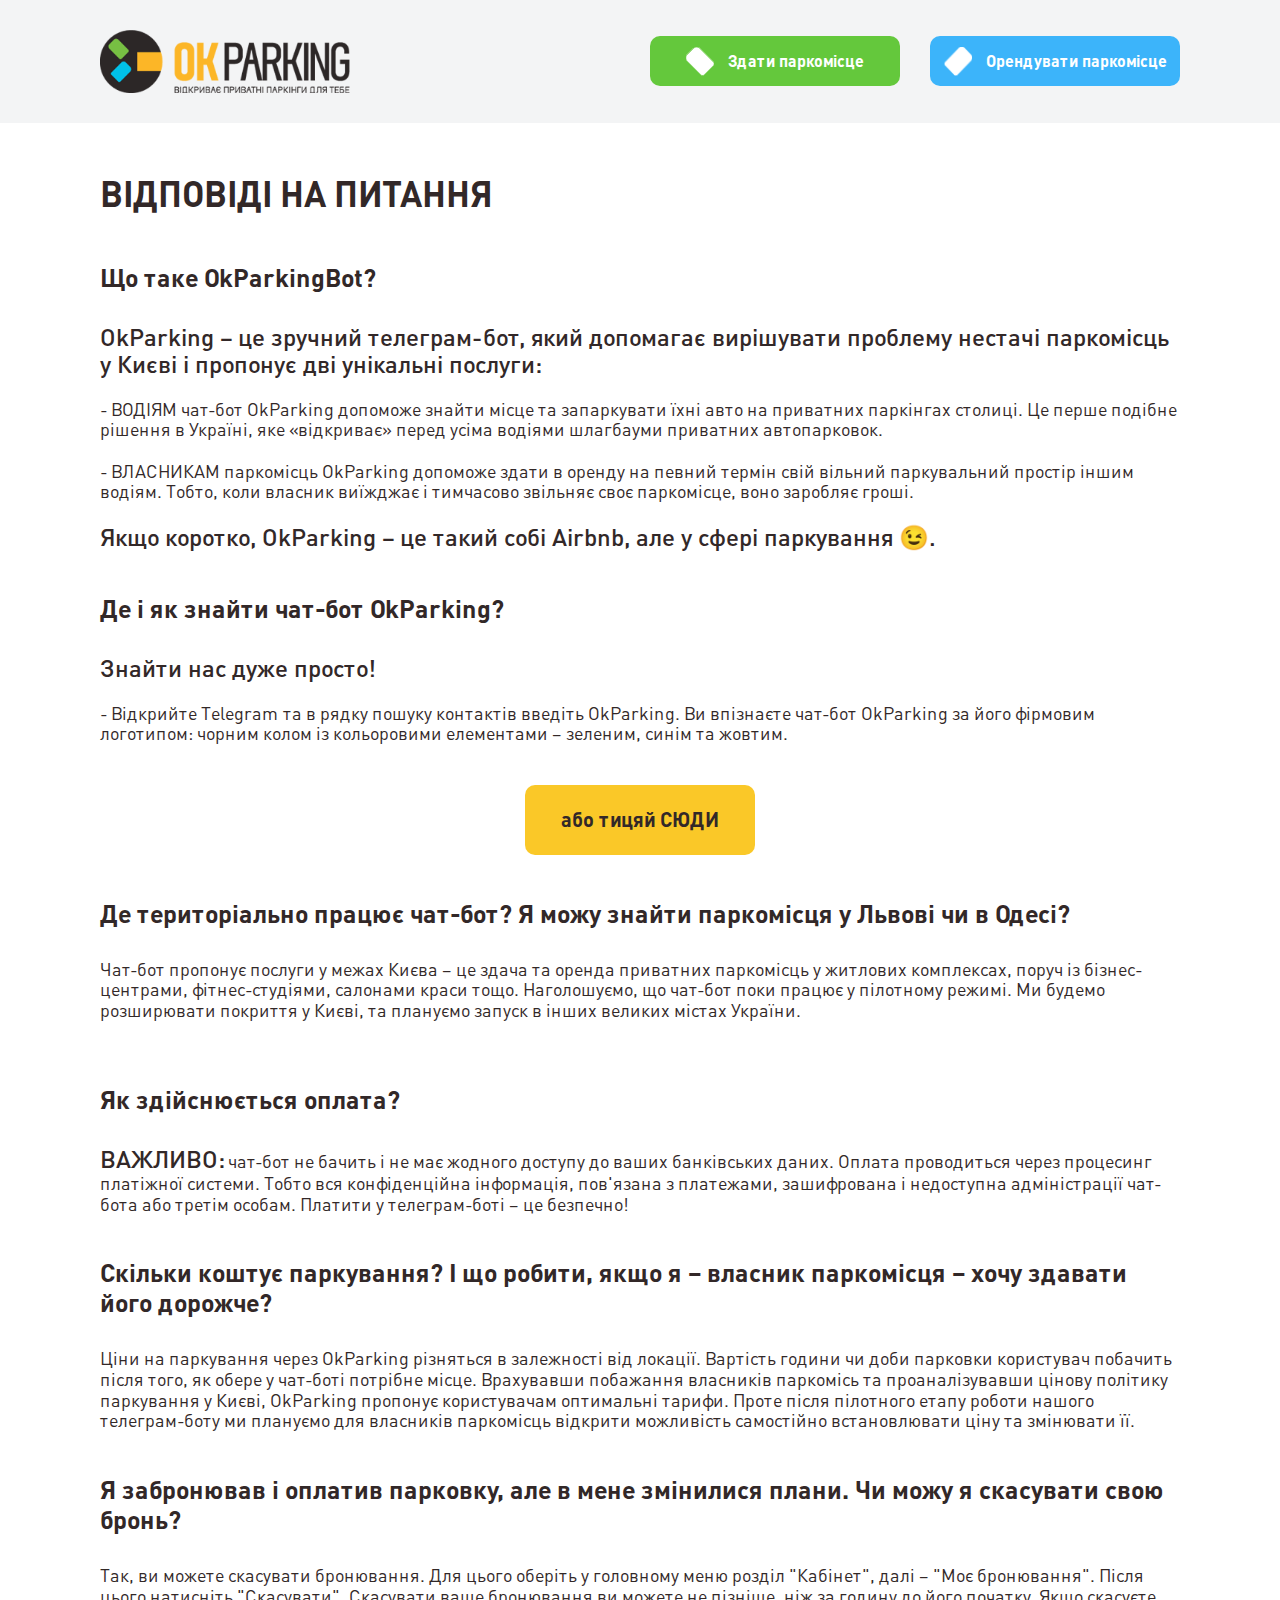
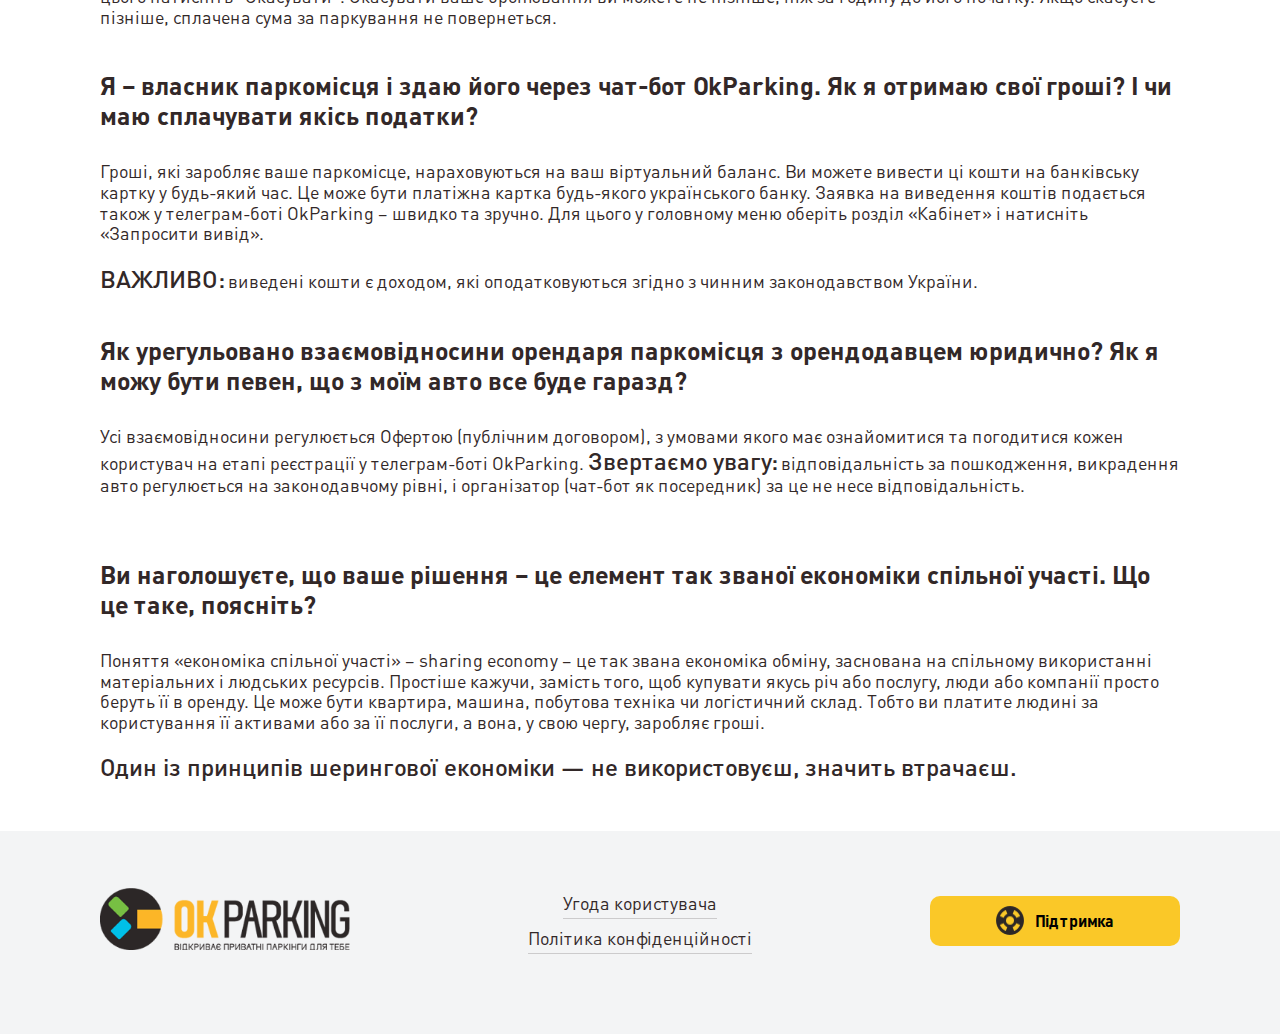
<file: article-one.html>
<!DOCTYPE html><html lang="ru"><head><meta charset="UTF-8"><meta name="viewport" content="width=device-width,initial-scale=1"><meta http-equiv="X-UA-Compatible" content="ie=edge"><meta name="theme-color" content="#111111"><link rel="shortcut icon" href="img/favicon.ico" type="image/x-icon"><title>Що таке OkParkingBot?</title><link rel="stylesheet" href="css/vendor.css"><link rel="stylesheet" href="css/main.css"><!-- Global site tag (gtag.js) - Google Ads: 10837860779 --> <script async src="https://www.googletagmanager.com/gtag/js?id=AW-10837860779"></script> <script> window.dataLayer = window.dataLayer || []; function gtag(){dataLayer.push(arguments);} gtag('js', new Date()); gtag('config', 'AW-10837860779'); </script><!-- Event snippet for Website traffic conversion page --> <script> gtag('event', 'conversion', {'send_to': 'AW-10837860779/QqVbCIfzuJEDEKvD8q8o'}); </script></head><body><div class="wrapper"><header class="header"><div class="container"><div class="header__inner"><a class="header__logo-outer" href="index.html"><img src="img/logo.png" alt="img"></a><div class="header__button-outer"><a target="_blank" class="header__button green" href="https://t.me/OkParkingBot"><img src="img/hbg.png" alt="img"> Здати паркомісце </a><a target="_blank" class="header__button blue" href="https://t.me/OkParkingBot"><img src="img/hbb.png" alt="img"> Орендувати паркомісце</a></div></div></div></header><div class="main"><section class="article"><div class="container"><div class="article__inner"><h1 class="article__title">ВІДПОВІДІ НА ПИТАННЯ</h1><h5 class="article__page-title">Що таке OkParkingBot?</h5><div class="article__text"><span>OkParking – це зручний телеграм-бот, який допомагає вирішувати проблему нестачі паркомісць у Києві і пропонує дві унікальні послуги:</span><br><br>- ВОДІЯМ чат-бот OkParking допоможе знайти місце та запаркувати їхні авто на приватних паркінгах столиці. Це перше подібне рішення в Україні, яке «відкриває» перед усіма водіями шлагбауми приватних автопарковок.<br><br>- ВЛАСНИКАМ паркомісць OkParking допоможе здати в оренду на певний термін свій вільний паркувальний простір іншим водіям. Тобто, коли власник виїжджає і тимчасово звільняє своє паркомісце, воно заробляє гроші.<br><br><span>Якщо коротко, OkParking – це такий собі Airbnb, але у сфері паркування 😉.</span></div><h5 class="article__page-title">Де і як знайти чат-бот OkParking?</h5><div class="article__text"><span>Знайти нас дуже просто!</span><br><br>- Відкрийте Telegram та в рядку пошуку контактів введіть OkParking. Ви впізнаєте чат-бот OkParking за його фірмовим логотипом: чорним колом із кольоровими елементами – зеленим, синім та жовтим.<br><br><a target="_blank" class="about__qr-link" href="https://t.me/OkParkingBot">або тицяй СЮДИ</a></div><h5 class="article__page-title">Де територіально працює чат-бот? Я можу знайти паркомісця у Львові чи в Одесі?</h5><div class="article__text">Чат-бот пропонує послуги у межах Києва – це здача та оренда приватних паркомісць у житлових комплексах, поруч із бізнес-центрами, фітнес-студіями, салонами краси тощо. Наголошуємо, що чат-бот поки працює у пілотному режимі. Ми будемо розширювати покриття у Києві, та плануємо запуск в інших великих містах України.<br><br></div><h5 class="article__page-title">Як здійснюється оплата?</h5><div class="article__text"><span>ВАЖЛИВО:</span> чат-бот не бачить і не має жодного доступу до ваших банківських даних. Оплата проводиться через процесинг платіжної системи. Тобто вся конфіденційна інформація, пов'язана з платежами, зашифрована і недоступна адміністрації чат-бота або третім особам. Платити у телеграм-боті – це безпечно!</div><h5 class="article__page-title">Скільки коштує паркування? І що робити, якщо я – власник паркомісця – хочу здавати його дорожче?</h5><div class="article__text">Ціни на паркування через OkParking різняться в залежності від локації. Вартість години чи доби парковки користувач побачить після того, як обере у чат-боті потрібне місце. Врахувавши побажання власників паркомісь та проаналізувавши цінову політику паркування у Києві, OkParking пропонує користувачам оптимальні тарифи. Проте після пілотного етапу роботи нашого телеграм-боту ми плануємо для власників паркомісць відкрити можливість самостійно встановлювати ціну та змінювати її.</div><h5 class="article__page-title">Я забронював і оплатив парковку, але в мене змінилися плани. Чи можу я скасувати свою бронь?</h5><div class="article__text">Так, ви можете скасувати бронювання. Для цього оберіть у головному меню розділ "Кабінет", далі – "Моє бронювання". Після цього натисніть "Скасувати". Скасувати ваше бронювання ви можете не пізніше, ніж за годину до його початку. Якщо скасуєте пізніше, сплачена сума за паркування не повернеться.</div><h5 class="article__page-title">Я – власник паркомісця і здаю його через чат-бот OkParking. Як я отримаю свої гроші? І чи маю сплачувати якісь податки?</h5><div class="article__text">Гроші, які заробляє ваше паркомісце, нараховуються на ваш віртуальний баланс. Ви можете вивести ці кошти на банківську картку у будь-який час. Це може бути платіжна картка будь-якого українського банку. Заявка на виведення коштів подається також у телеграм-боті OkParking – швидко та зручно. Для цього у головному меню оберіть розділ «Кабінет» і натисніть «Запросити вивід».<br><br><span>ВАЖЛИВО:</span> виведені кошти є доходом, які оподатковуються згідно з чинним законодавством України.</div><h5 class="article__page-title">Як урегульовано взаємовідносини орендаря паркомісця з орендодавцем юридично? Як я можу бути певен, що з моїм авто все буде гаразд?</h5><div class="article__text">Усі взаємовідносини регулюється Офертою (публічним договором), з умовами якого має ознайомитися та погодитися кожен користувач на етапі реєстрації у телеграм-боті OkParking. <span>Звертаємо увагу:</span> відповідальність за пошкодження, викрадення авто регулюється на законодавчому рівні, і організатор (чат-бот як посередник) за це не несе відповідальність.<br><br></div><h5 class="article__page-title">Ви наголошуєте, що ваше рішення – це елемент так званої економіки спільної участі. Що це таке, поясніть?</h5><div class="article__text">Поняття «економіка спільної участі» – sharing economy – це так звана економіка обміну, заснована на спільному використанні матеріальних і людських ресурсів. Простіше кажучи, замість того, щоб купувати якусь річ або послугу, люди або компанії просто беруть її в оренду. Це може бути квартира, машина, побутова техніка чи логістичний склад. Тобто ви платите людині за користування її активами або за її послуги, а вона, у свою чергу, заробляє гроші.<br><br><span>Один із принципів шерингової економіки — не використовуєш, значить втрачаєш.</span></div></div></div></section></div><footer class="footer"><div class="container"><div class="footer__inner"><a class="footer__logo-outer" href="index.html"><img src="img/logo.png" alt="img"></a><ul class="footer__list"><li class="footer__list-item"><a class="footer__list-link" href="https://telegra.ph/Ugoda-Koristuvacha-12-15" target="_blank">Угода користувача</a></li><li class="footer__list-item"><a class="footer__list-link" href="https://telegra.ph/Polіtika-Konfіdencіjnostі-12-15-2" target="_blank">Політика конфіденційності</a></li></ul><a class="footer__button" href="https://t.me/OkParkingBot" target="_blank"><img src="img/fby.png" alt="img"> Підтримка</a></div></div></footer></div><script src="js/vendor.js"></script><script src="js/main.js"></script></body></html>
</file>
<file: css/main.css>
:root {
    --color-black: #000;
    --color-white: #fff
}

.custom-checkbox__field:checked+.custom-checkbox__content::after {
    opacity: 1
}

.custom-checkbox__field:focus+.custom-checkbox__content::before {
    outline: red solid 2px;
    outline-offset: 2px
}

.custom-checkbox__field:disabled+.custom-checkbox__content {
    opacity: .4;
    pointer-events: none
}

@font-face {
    font-family: DIN-Pro;
    src: url(../fonts/DINPro.woff2) format("woff2");
    font-weight: 400;
    font-display: swap;
    font-style: normal
}

@font-face {
    font-family: DIN-Pro;
    src: url(../fonts/DINPro-Medium.woff2) format("woff2");
    font-weight: 500;
    font-display: swap;
    font-style: normal
}

@font-face {
    font-family: DIN-Pro;
    src: url(../fonts/DINPro-Bold.woff2) format("woff2");
    font-weight: 700;
    font-display: swap;
    font-style: normal
}

html {
    box-sizing: border-box
}

*,
::after,
::before {
    box-sizing: inherit
}

body {
    margin: 0;
    font-family: DIN-Pro, sans-serif;
    font-weight: 600;
    background-color: #fff;
    color: #322828
}

body.lock {
    overflow: hidden
}

.wrapper {
    overflow: hidden;
    display: flex;
    flex-direction: column;
    min-height: 100%
}

.main {
    flex: 1 0 auto
}

.footer {
    flex: 0 0 auto
}

.container {
    margin: 0 auto;
    padding: 0 15px;
    max-width: 1540px
}

li,
ol,
ul {
    list-style: none
}

h1,
h2,
h3,
h4,
h5,
h6,
ol,
p,
ul {
    margin: 0;
    padding: 0
}

img {
    max-width: 100%
}

a {
    text-decoration: none
}

.js-focus-visible :focus:not(.focus-visible) {
    outline: 0
}

.header {
    padding-top: 30px;
    padding-bottom: 30px;
    margin-bottom: 50px;
    background: #f3f4f5
}

.header__inner,
.header__logo-lang {
    display: flex;
    justify-content: space-between;
    align-items: center
}

.header__logo-outer {
    display: flex;
    align-items: center;
    gap: 104px;
    margin-right: 33px
}

.header__lang {
    position: relative;
    display: flex;
    flex-direction: column;
    align-items: center
}

.header__lang:before {
    content: "";
    height: 1px;
    width: 22px;
    background: #fac828;
    order: 1
}

.header__lang-item:last-child {
    order: 2
}

.header__lang-link {
    display: flex;
    align-items: center;
    justify-content: center;
    font-size: 16px;
    width: 20px;
    height: 43px;
    text-transform: uppercase;
    color: #969696;
    transition: .3s linear
}

.header__lang-link.active,
.header__lang-link:hover {
    color: #322828
}

.header__button {
    cursor: pointer;
    width: 360px;
    height: 70px;
    color: #fff;
    border: unset;
    border-radius: 10px;
    display: flex;
    align-items: center;
    justify-content: center;
    gap: 14px;
    font-weight: 700;
    transition: .3s linear
}

.header__button-outer {
    display: flex;
    align-items: center;
    gap: 30px
}

.header__button.green {
    background-color: #64c83c
}

.header__button.green:hover {
    background-color: #55a834
}

.header__button.blue {
    background-color: #3cb4fa
}

.header__button.blue:hover {
    background-color: #369fdb
}

.header__button img {
    width: 28px;
    height: 29px
}

.banner {
    margin-bottom: 50px
}

.banner__inner {
    display: flex;
    align-items: center;
    justify-content: space-between;
    background-color: #322828;
    padding: 77px 70px 78px;
    color: #fff;
    border-radius: 15px;
    position: relative;
    overflow: hidden;
    z-index: 1
}

.banner__gradient {
    pointer-events: none;
    width: 100%;
    height: 100%;
    position: absolute;
    right: 0;
    top: 0;
    z-index: -1
}

.banner__title {
    font-size: 60px;
    font-weight: 700;
    margin-bottom: 33px
}

.banner__title span {
    color: #fac828
}

.banner__subtitle {
    font-size: 24px;
    font-weight: 500;
    margin-bottom: 36px;
    max-width: 550px
}

.banner__subtitle-second {
    color: #fac828
}

.banner__link {
    width: 360px;
    height: 70px;
    background-color: #fac828;
    display: flex;
    align-items: center;
    justify-content: center;
    gap: 14px;
    color: #322828;
    font-size: 20px;
    font-weight: 700;
    border-radius: 10px;
    transition: .3s linear
}

.banner__link img {
    width: 30px;
    height: 25px
}

.banner__link:hover {
    background-color: #e0b421
}

.about {
    margin-bottom: 50px
}

.about__inner {
    display: flex;
    justify-content: space-between;
    gap: 29px
}

.about__info {
    width: 100%;
    max-width: 750px;
    min-height: 620px;
    border: 1px solid #e9e9e9;
    border-radius: 15px;
    padding: 63px 87px 120px
}

.about__title {
    font-size: 60px;
    font-weight: 700;
    margin-bottom: 40px;
    color: #322828
}

.about__text {
    font-size: 18px;
    color: #322828;
    font-weight: 400
}

.about__text span {
    font-size: 24px;
    font-weight: 500
}

.about__qr {
    width: 100%;
    max-width: 750px;
    min-height: 620px;
    background-color: #f3f4f5;
    padding: 62px 98px 72px;
    border-radius: 15px;
    display: flex;
    flex-direction: column;
    justify-content: center
}

.about__qr-title {
    font-size: 40px;
    font-weight: 700;
    line-height: 46px;
    margin-bottom: 50px;
    color: #322828
}

.about__qr-img-info {
    display: flex;
    align-items: center;
    gap: 59px
}

.about__qr-img-outer {
    padding: 16px;
    width: 260px;
    height: 260px;
    background: #fff;
    border-radius: 15px
}

.about__qr-info {
    display: flex;
    flex-direction: column;
    align-items: center;
    gap: 18px
}

.about__qr-suplink {
    font-size: 24px;
    font-weight: 500;
    color: #322828
}

.about__qr-link {
    width: 230px;
    height: 70px;
    background-color: #fac828;
    border-radius: 10px;
    color: #322828;
    display: flex;
    align-items: center;
    justify-content: center;
    font-size: 20px;
    font-weight: 700
}

.video {
    margin-bottom: 50px
}

.video__inner {
    border-radius: 15px;
    background-color: #f3f4f5;
    text-align: center;
    display: flex;
    align-items: center;
    justify-content: center;
    flex-direction: column;
    padding: 60px 0 80px
}

.video__title {
    font-size: 60px;
    font-weight: 700;
    line-height: 60px;
    margin-bottom: 52px
}

.video video {
    width: 1010px;
    -o-object-fit: cover;
    object-fit: cover;
    border-radius: 15px
}

.subvideo.header__button-outer {
    display: none
}

.card {
    margin-bottom: 50px;
    color: #322828
}

.card__inner {
    display: flex;
    justify-content: center;
    gap: 20px;
    flex-wrap: wrap;
}

.card__item {
    border: 1px solid #e9e9e9;
    border-radius: 15px;
    width: 490px;
    height: 600px;
    padding: 34px 45px 70px 45px;
}

.card__item:nth-child(3) {
    padding-right: 20px;
}

.card__item:nth-child(5) {
    padding-right: 20px;
}

.card__info {
    margin-bottom: 40px;
    overflow: hidden;
    position: relative;
    height: 415px;
}

.card__info:after {
    content: "";
    text-align: right;
    position: absolute;
    bottom: 0;
    right: 0;
    left: 0;
    height: 108px;
    background: linear-gradient(to bottom, rgba(255, 255, 255, .3), #fff 100%);
    pointer-events: none
}

.card__img-outer {
    max-width: 250px;
    height: 67px;
    margin-bottom: 27px;
    display: flex;
    align-items: flex-end;
}

.card__img {
    max-width: 100%;
}

.card__title {
    font-size: 30px;
    font-weight: 700;
    margin-bottom: 31px
}

.card__text {
    font-size: 18px;
    line-height: 30px;
    font-weight: 400
}


.card__link {
    width: 100px;
    height: 48px;
    background-color: #fac828;
    display: flex;
    align-items: center;
    justify-content: center;
    border-radius: 10px;
    font-size: 16px;
    font-weight: 700;
    color: #322828;
    transition: .3s linear
}

.card__link:hover {
    background-color: #eebf25
}

.article {
    margin-bottom: 50px
}

.article__title {
    color: #322828;
    font-size: 90px;
    font-weight: 700;
    margin-bottom: 49px
}

.article .about__qr-link {
    margin: 20px auto
}

.article__media {
    width: 100%;
    -o-object-fit: cover;
    object-fit: cover;
    border-radius: 15px;
    margin: 20px auto 67px;
    display: flex
}

.article__media.all-cont {
    max-width: 1000px;
    box-shadow: 0 0 16px -2px rgba(34, 60, 80, .2);
    height: 100%
}

.article__text {
    font-size: 18px;
    color: #322828;
    font-weight: 400;
    margin-bottom: 43px
}

.article__text span {
    font-size: 24px;
    font-weight: 500
}

.article__page-title {
    color: #322828;
    font-size: 30px;
    margin-bottom: 31px;
    line-height: 55px;
    font-weight: 700
}

.footer {
    background-color: #f3f4f5;
    padding: 57px 0 80px
}

.footer__inner {
    display: flex;
    justify-content: space-between;
    align-items: center
}

.footer__list {
    display: flex;
    justify-content: space-between;
    flex-wrap: wrap;
    gap: 20px 112px;
    max-width: 500px;
    flex-direction: column;
    align-items: center
}

.footer__list-link {
    color: #322828;
    font-size: 18px;
    font-weight: 400;
    position: relative;
    transition: .3s linear
}

.footer__list-link:after {
    background-color: #322828;
    opacity: .2;
    width: 100%;
    height: 1px;
    position: absolute;
    left: 0;
    bottom: -5px;
    content: "";
    transition: .3s linear
}

.footer__list-link:hover {
    color: #000
}

.footer__list-link:hover:after {
    opacity: 1
}

.footer__button {
    width: 360px;
    height: 70px;
    color: #000;
    border: unset;
    border-radius: 10px;
    display: flex;
    align-items: center;
    justify-content: center;
    gap: 11px;
    font-weight: 700;
    cursor: pointer;
    transition: .3s linear;
    background-color: #fac828
}

.footer__button:hover {
    background-color: #ddb122
}

.footer__button img {
    width: 28px;
    height: 29px
}

@media (max-width:1440px) {
    .container {
        padding: 0 100px
    }

    .header__logo-outer {
        width: 250px
    }

    .header__button {
        width: 250px;
        height: 50px
    }

    .header__lang-link {
        height: 35px
    }

    .banner__inner {
        margin: 0 30px;
        padding-left: 40px;
        padding-right: 40px;
        gap: 15px
    }

    .banner__img-outer img {
        height: 260px
    }

    .banner__title {
        font-size: 47px
    }

    .banner__subtitle {
        font-size: 21px;
        max-width: 470px
    }

    .banner__link {
        width: 250px;
        height: 50px
    }

    .banner__link img {
        width: 24px;
        height: auto
    }

    .about__inner {
        gap: 15px
    }

    .about__info,
    .about__qr {
        padding: 20px;
        justify-content: center;
        display: flex;
        flex-direction: column;
        min-height: unset
    }

    .about__title {
        font-size: 40px
    }

    .about__text {
        font-size: 15px
    }

    .about__text span {
        font-size: 18px
    }

    .about__qr-title {
        font-size: 28px;
        line-height: 33px
    }

    .about__qr-img-outer {
        height: 200px;
        width: 200px
    }

    .footer__logo-outer {
        width: 250px
    }

    .footer__button {
        width: 250px;
        height: 50px
    }

    .footer__list {
        padding: 0 25px;
        gap: 15px 20px
    }

    .video__inner {
        padding: 35px 20px
    }

    .video__title {
        font-size: 40px
    }

    .video video {
        width: 100%;
        max-width: 800px
    }

    .card__item {
        padding: 20px;
        height: auto;
        width: 400px;
    }

    .card__info {
        height: 320px;
    }

    .card__title {
        font-size: 20px
    }

    .card__text {
        font-size: 16px
    }

    .card__link {
        width: 75px;
        height: 40px
    }

    .article__title {
        font-size: 35px
    }

    .article__media {
        margin-bottom: 25px
    }

    .article__img-outer {
        width: 180px
    }

    .article__page-title {
        font-size: 25px;
        line-height: 30px
    }
}

@media (max-width:1130px) {
    .container {
        padding: 0 50px
    }

    .banner__img-outer img {
        height: 200px
    }

    .banner__title {
        font-size: 35px
    }

    .banner__subtitle {
        font-size: 16px
    }

    .about__title {
        font-size: 32px
    }

    .about__qr-img-outer {
        width: 150px;
        height: 150px
    }

    .about__qr-title {
        font-size: 24px;
        line-height: 28px
    }

    .about__qr-suplink {
        font-size: 17px
    }

    .about__qr-link {
        font-size: 17px;
        width: 170px;
        height: 55px
    }

    .footer__list {
        padding: 0 15px;
        gap: 15px 8px
    }
}

@media (max-width:900px) {
    .container {
        padding: 0 15px
    }

    .header {
        margin-bottom: 0
    }

    .header__inner {
        justify-content: center
    }

    .header__button,
    .header__lang {
        display: none
    }

    .banner {
        margin-bottom: 30px;
        position: relative;
        background-color: #322828;
        z-index: 1
    }

    .banner__inner {
        position: static;
        flex-direction: column;
        text-align: center;
        padding: 30px 0;
        background: unset;
        margin: 0
    }

    .banner__info {
        position: relative;
        z-index: 1
    }

    .banner__title {
        font-size: 30px;
        line-height: 36px
    }

    .banner__img-outer {
        margin-bottom: 42px
    }

    .banner__subtitle {
        margin: 0 auto 30px;
        max-width: 306px
    }

    .banner__subtitle-first {
        display: flex;
        justify-content: center;
        gap: 3px
    }

    .banner__link {
        max-width: 320px;
        width: 100%;
        height: 69px;
        font-size: 20px;
        margin: 0 auto
    }

    .banner__gradient {
        right: -150px
    }

    .about {
        margin-bottom: 30px
    }

    .about__inner {
        text-align: center
    }

    .about__info {
        padding: 0;
        max-width: unset;
        border: unset;
        width: 100%
    }

    .about__title {
        margin-bottom: 23px;
        font-size: 28px
    }

    .about__text,
    .about__text span {
        font-size: 18px
    }

    .about__qr {
        display: none
    }

    .video {
        background-color: #f3f4f5;
        margin-bottom: 0
    }

    .video__inner {
        padding: 25px 0 32px;
        background: unset
    }

    .video__title {
        line-height: 36px;
        margin-bottom: 25px;
        font-size: 30px;
        text-align: center
    }

    .video video {
        height: 100%
    }

    .subvideo.header__button-outer {
        display: flex;
        justify-content: center;
        flex-direction: column;
        gap: 15px;
        padding: 27px 15px
    }

    .subvideo .header__button {
        display: flex;
        max-width: 320px;
        width: 100%
    }

    .card {
        background-color: #f3f4f5;
        margin-bottom: 0;
        padding: 34px 0
    }

    .card__inner {
        flex-direction: column;
        gap: 15px
    }

    .card__item {
        background: #fff;
        width: 100%;
        padding: 25px;
    }

    .card__info {
        height: 300px;
    }

    .card__info:after {
        height: 40px;
    }

    .card__img-outer {
        max-width: 190px;
    }

    .card__title {
        font-size: 20px;
    }


    .card__text {
        height: auto;
        font-size: 16px;
        font-weight: 400
    }


    .footer {
        background: #fff;
        padding: 27px 0 35px
    }

    .footer__inner {
        flex-direction: column
    }

    .footer__logo-outer {
        order: -2;
        margin-bottom: 27px
    }

    .footer__button {
        order: -1;
        width: 100%;
        max-width: 320px;
        margin: 0 auto 25px
    }

    .article__title {
        font-size: 25px
    }

    .article__text {
        font-size: 16px
    }

    .article__text span {
        font-size: 18px
    }
}
</file>
